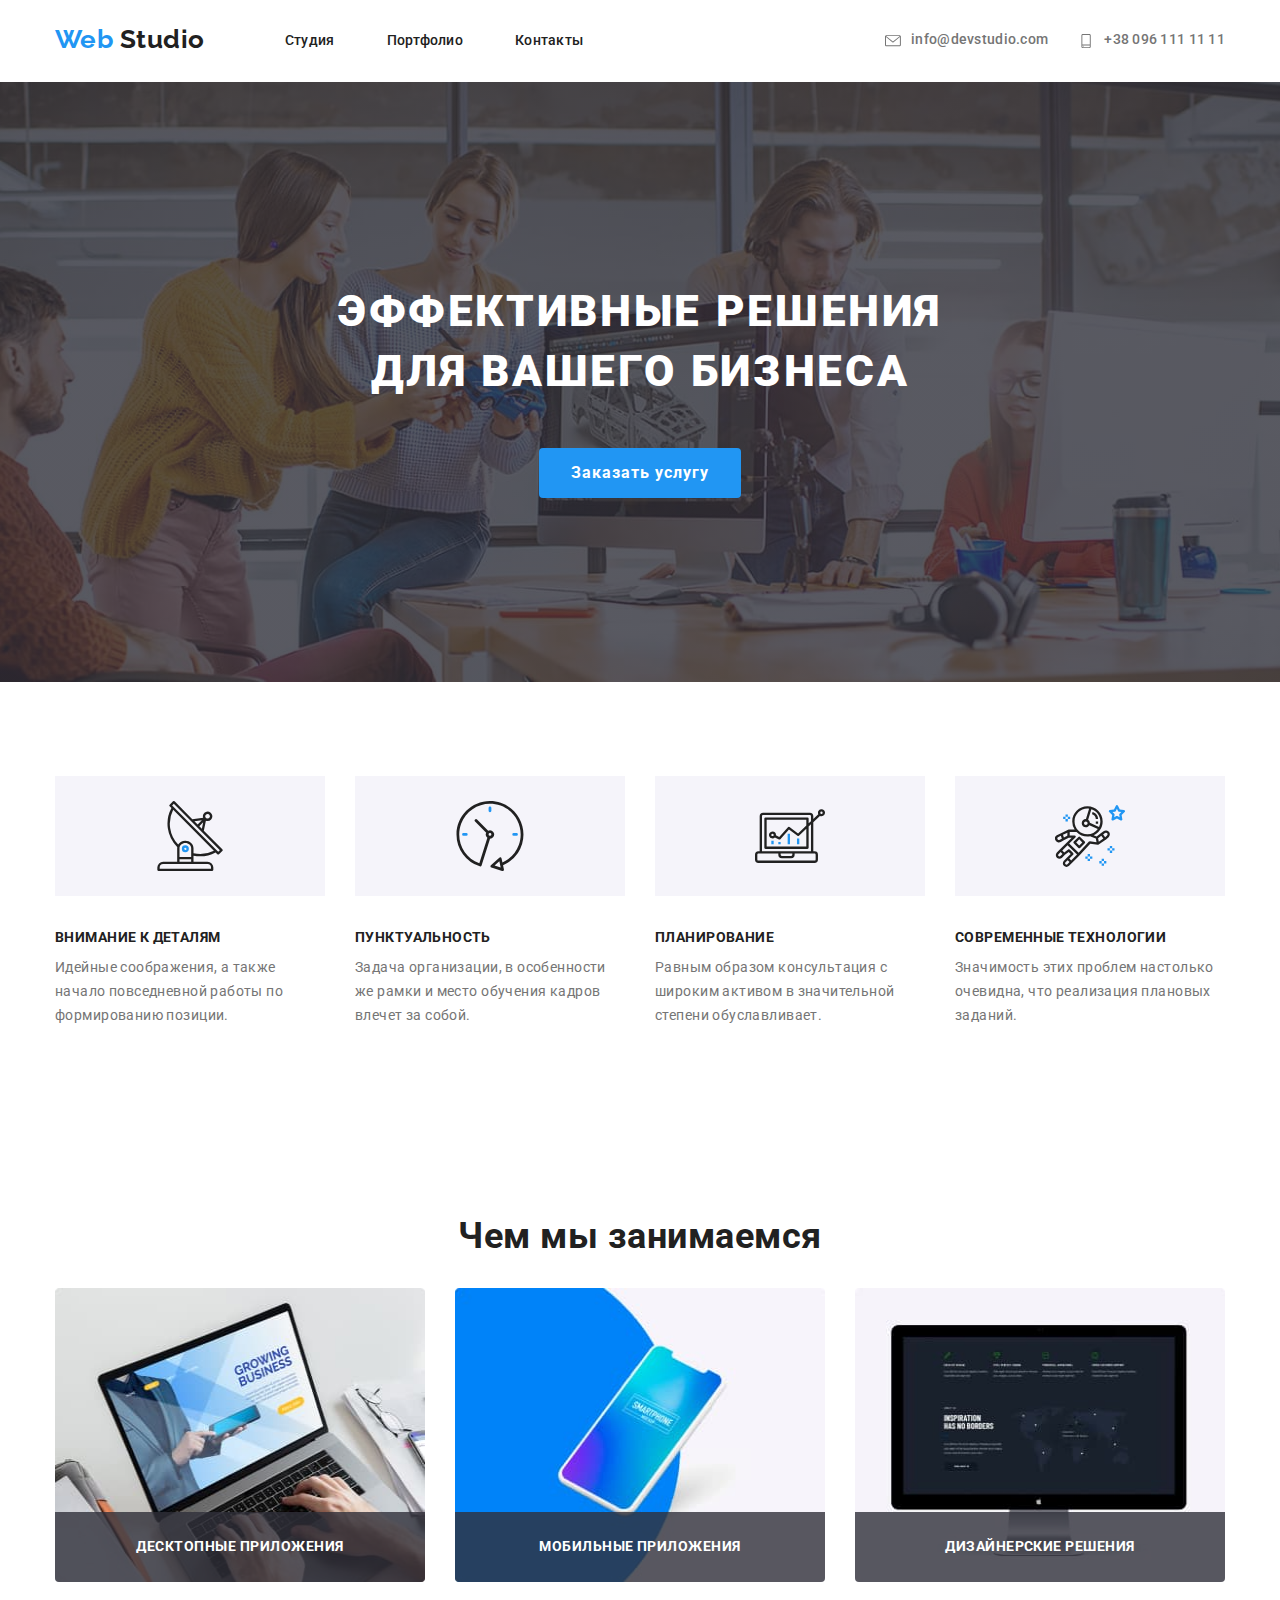
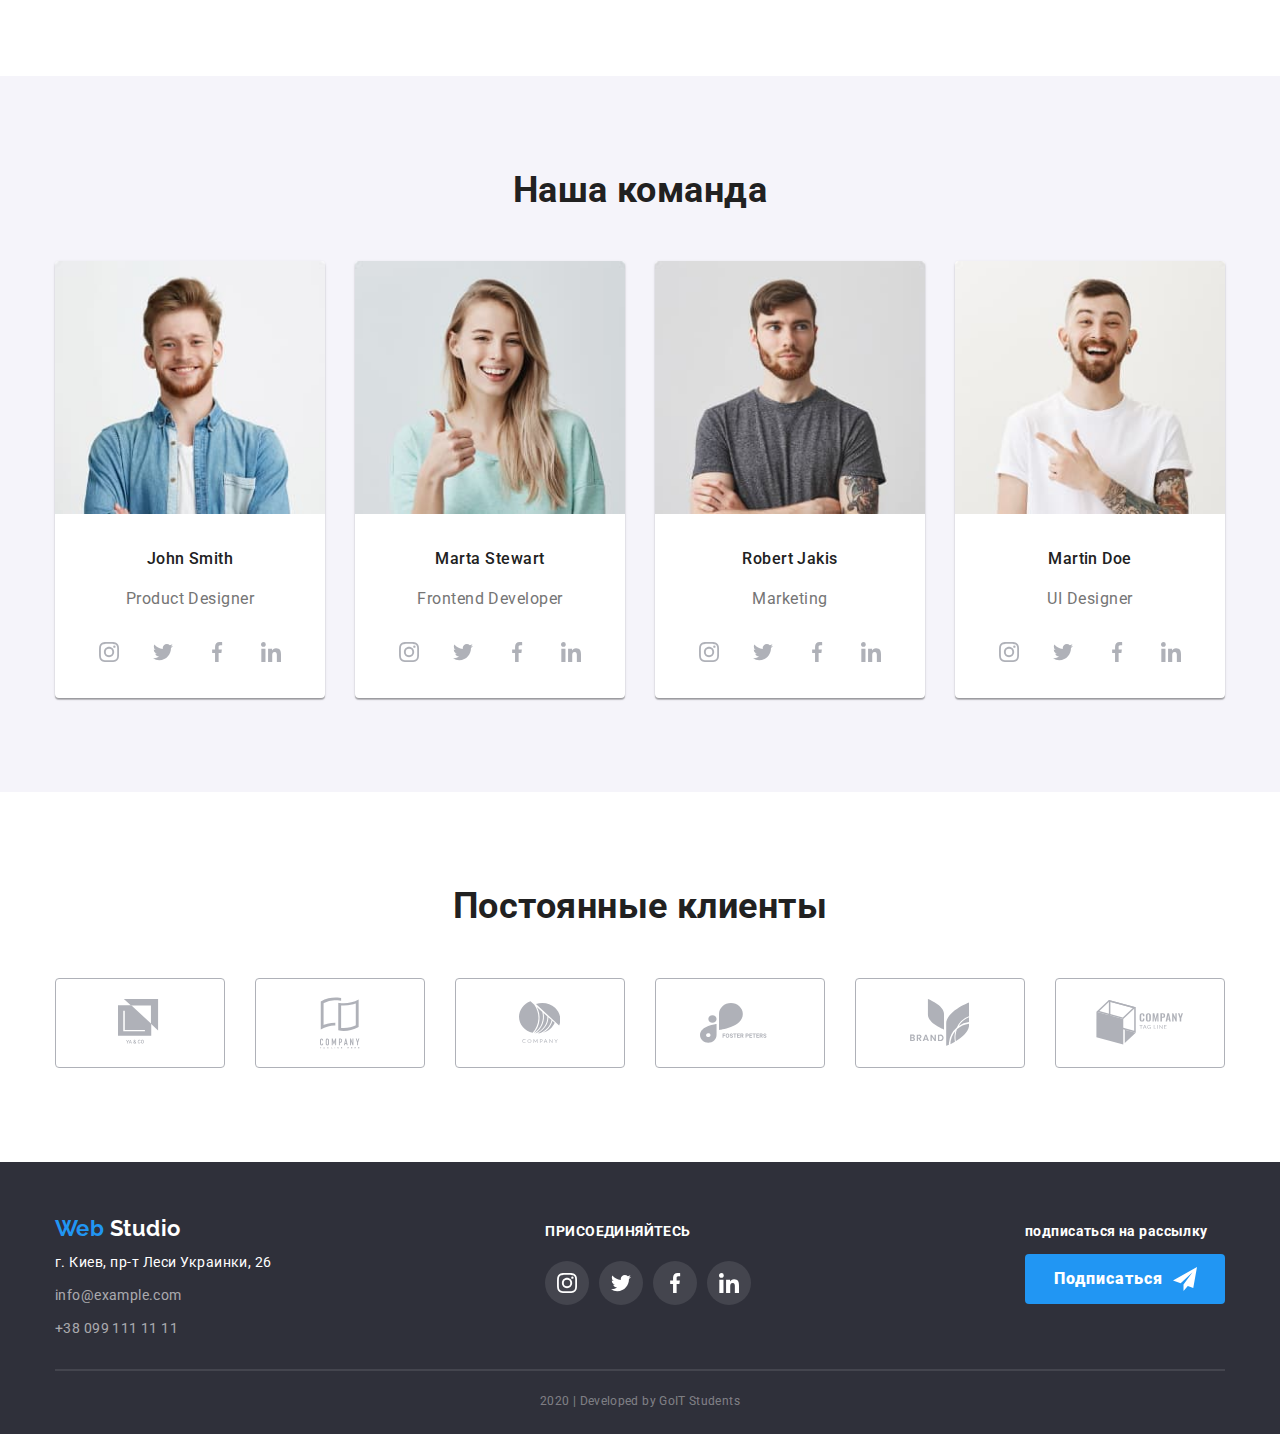
<file: index.html>
<!DOCTYPE html>
<html lang="ru">
  <head>
    <meta charset="UTF-8" />
    <meta name="viewport" content="width=device-width, initial-scale=1.0" />
    <title>Web Studio - Portfolio</title>
    <link
      href="https://fonts.googleapis.com/css2?family=Raleway:wght@700&family=Roboto:wght@400;500;700&display=swap"
      rel="stylesheet"
    />
    <link
      rel="stylesheet"
      href="https://cdnjs.cloudflare.com/ajax/libs/modern-normalize/0.6.0/modern-normalize.min.css"
    />
    <link rel="stylesheet" href="./css/style.css" />
  </head>

  <body>
    <!--шапка сайта-->

    <header class="page-header">
      <div class="container">
        <nav class="main-nav">
          <a href="" class="site-logo"><span>Web</span> Studio</a>

          <ul class="nav-list list">
            <li class="item">
              <a class="link current" href="./index.html">Студия</a>
            </li>
            <li class="item">
              <a class="link" href="./portfolio.html">Портфолио</a>
            </li>
            <li class="item"><a class="link" href="">Контакты</a></li>
          </ul>
        </nav>

        <ul class="contact-list list">
          <li class="item">
            <a href="mailto:info@devstudio.com" class="contact"
              ><svg class="icon-contact" width="16" height="16">
                <use href="./image/symbol-defs.svg#icon-mail"></use></svg
              >info@devstudio.com
            </a>
          </li>

          <li class="item">
            <a href="tell:+380961111111" class="contact"
              ><svg class="icon-contact" width="16" height="16">
                <use href="./image/symbol-defs.svg#icon-phone"></use></svg
              >+38 096 111 11 11</a
            >
          </li>
        </ul>
      </div>
    </header>

    <!--главный контент страницы-->
    <main>
      <!--основное банер сайта-->
      <section class="hero section">
        <div class="container">
          <h1 class="title">
            эффективные решения <br />
            для вашего бизнеса
          </h1>
          <a href="#" class="button">Заказать услугу</a>
        </div>
      </section>

      <!--наши преимущества-->

      <section class="page-advantages section">
        <div class="container">
          <!--данная разметка добавлена для логики <h2 class="shadow">наши преимущества</h2>-->
          <h2 class="shadow">наши преимущества</h2>
          <ul class="advantage-list list">
            <li class="item">
              <svg class="icon-advantage">
                <use href="./image/symbol-defs.svg#icon-antenna"></use>
                <title>изображение спутниковой антены</title>
                <description>
                  данное изображение символезирует внимание нашей команды к
                  детелям
                </description>
              </svg>
              <h3 class="adv-title">внимание к деталям</h3>
              <p class="description">
                Идейные соображения, а также начало повседневной работы по
                формированию позиции.
              </p>
            </li>
            <li class="item">
              <svg class="icon-advantage">
                <use href="./image/symbol-defs.svg#icon-clock"></use>
                <title>изображение настольных часов</title>
                <description>
                  символизирует внимание нашей команды к соблюдению сроков и
                  пунктуальности при работе с клиентами
                </description>
              </svg>
              <h3 class="adv-title">пунктуальность</h3>
              <p class="description">
                Задача организации, в особенности же рамки и место обучения
                кадров влечет за собой.
              </p>
            </li>
            <li class="item">
              <svg class="icon-advantage">
                <use href="./image/symbol-defs.svg#icon-diagram"></use>
                <title>изображение линейного графика</title>
                <description>
                  символезирует методологические=й подход к выполнению
                  поставленой задачи
                </description>
              </svg>
              <h3 class="adv-title">планирование</h3>
              <p class="description">
                Равным образом консультация с широким активом в значительной
                степени обуславливает.
              </p>
            </li>
            <li class="item">
              <svg class="icon-advantage">
                <use href="./image/symbol-defs.svg#icon-astronaut"></use>
                <title>изображение астронавта</title>
                <description>
                  символизирует использование инновационных технологи с учетом
                  современных требований рынка при выполнении поставленой задачи
                </description>
              </svg>
              <h3 class="adv-title">современные технологии</h3>
              <p class="description">
                Значимость этих проблем настолько очевидна, что реализация
                плановых заданий.
              </p>
            </li>
          </ul>
        </div>
      </section>

      <!--навыки-->

      <section class="page-scils section">
        <div class="container">
          <h2 class="title">Чем мы занимаемся</h2>
          <ul class="scils-list list">
            <li class="item">
              <img
                class="photo"
                src="./image/laptop.jpg"
                alt="изображение ноутбука"
                width="370"
              />
              <h3 class="description">ДЕСКТОПНЫЕ ПРИЛОЖЕНИЯ</h3>
            </li>
            <li class="item">
              <img
                class="photo"
                src="./image/phone.jpg"
                alt="изображение смартфона"
                width="370"
              />
              <h3 class="description">МОБИЛЬНЫЕ ПРИЛОЖЕНИЯ</h3>
            </li>
            <li class="item">
              <img
                class="photo"
                src="./image/monitor.jpg"
                alt="изображение монитора"
                width="370"
              />
              <h3 class="description">ДИЗАЙНЕРСКИЕ РЕШЕНИЯ</h3>
            </li>
          </ul>
        </div>
      </section>

      <!--наша команда-->
      <section class="page-team section">
        <div class="container">
          <h2 class="title">Наша команда</h2>
          <ul class="team-list list">
            <!--Джон Смит-->
            <li class="item">
              <img
                class="photo"
                src="./image/john-smith.jpg"
                alt="фото джона смитта"
                width="270"
              />
              <h3 class="name">John Smith</h3>
              <p class="tech-scill">Product Designer</p>
              <ul class="soc-link list">
                <li class="item">
                  <a
                    href="https://www.instagram.com"
                    class="link link-instagram"
                    aria-label="Ссылка на Instagram"
                    ><svg class="icon-link" width="20" height="20">
                      <use
                        href="./image/symbol-defs.svg#icon-instagram"
                      ></use></svg
                  ></a>
                </li>
                <li class="item">
                  <a
                    href="https://www.twitter.com"
                    class="link link-twitter"
                    aria-label="Ссылка на Twitter"
                    ><svg class="icon-link" width="20" height="20">
                      <use
                        href="./image/symbol-defs.svg#icon-twitter"
                      ></use></svg
                  ></a>
                </li>
                <li class="item">
                  <a
                    href="https://www.facebook.com"
                    class="link link-facebook"
                    aria-label="Ссылка на Facebook"
                    ><svg class="icon-link" width="20" height="20">
                      <use
                        href="./image/symbol-defs.svg#icon-facebook"
                      ></use></svg
                  ></a>
                </li>
                <li class="item">
                  <a
                    href="https://www.linkedin.com"
                    class="link link-linkedin"
                    aria-label="Ссылка на LinkedIn"
                    ><svg class="icon-link" width="20" height="20">
                      <use
                        href="./image/symbol-defs.svg#icon-linkedin"
                      ></use></svg
                  ></a>
                </li>
              </ul>
            </li>
            <!--Марта стюарт-->
            <li class="item">
              <img
                class="photo"
                src="./image/marta-srewart.jpg"
                alt="фото Марты Стюарт"
                width="270"
              />
              <h3 class="name">Marta Stewart</h3>
              <p class="tech-scill">Frontend Developer</p>
              <ul class="soc-link list">
                <li class="item">
                  <a
                    href="https://www.instagram.com"
                    class="link link-instagram"
                    aria-label="Ссылка на Instagram"
                    ><svg class="icon-link" width="20" height="20">
                      <use
                        href="./image/symbol-defs.svg#icon-instagram"
                      ></use></svg
                  ></a>
                </li>
                <li class="item">
                  <a
                    href="https://www.twitter.com"
                    class="link link-twitter"
                    aria-label="Ссылка на Twitter"
                    ><svg class="icon-link" width="20" height="20">
                      <use
                        href="./image/symbol-defs.svg#icon-twitter"
                      ></use></svg
                  ></a>
                </li>
                <li class="item">
                  <a
                    href="https://www.facebook.com"
                    class="link link-facebook"
                    aria-label="Ссылка на Facebook"
                    ><svg class="icon-link" width="20" height="20">
                      <use
                        href="./image/symbol-defs.svg#icon-facebook"
                      ></use></svg
                  ></a>
                </li>
                <li class="item">
                  <a
                    href="https://www.linkedin.com"
                    class="link link-linkedin"
                    aria-label="Ссылка на LinkedIn"
                    ><svg class="icon-link" width="20" height="20">
                      <use
                        href="./image/symbol-defs.svg#icon-linkedin"
                      ></use></svg
                  ></a>
                </li>
              </ul>
            </li>
            <!--Роберт Джекис-->
            <li class="item">
              <img
                class="photo"
                src="./image/robert-jakis.jpg"
                alt="фото Роберта Дакинса"
                width="270"
              />
              <h3 class="name">Robert Jakis</h3>
              <p class="tech-scill">Marketing</p>
              <ul class="soc-link list">
                <li class="item">
                  <a
                    href="https://www.instagram.com"
                    class="link link-instagram"
                    aria-label="Ссылка на Instagram"
                    ><svg class="icon-link" width="20" height="20">
                      <use
                        href="./image/symbol-defs.svg#icon-instagram"
                      ></use></svg
                  ></a>
                </li>
                <li class="item">
                  <a
                    href="https://www.twitter.com"
                    class="link link-twitter"
                    aria-label="Ссылка на Twitter"
                    ><svg class="icon-link" width="20" height="20">
                      <use
                        href="./image/symbol-defs.svg#icon-twitter"
                      ></use></svg
                  ></a>
                </li>
                <li class="item">
                  <a
                    href="https://www.facebook.com"
                    class="link link-facebook"
                    aria-label="Ссылка на Facebook"
                    ><svg class="icon-link" width="20" height="20">
                      <use
                        href="./image/symbol-defs.svg#icon-facebook"
                      ></use></svg
                  ></a>
                </li>
                <li class="item">
                  <a
                    href="https://www.linkedin.com"
                    class="link link-linkedin"
                    aria-label="Ссылка на LinkedIn"
                    ><svg class="icon-link" width="20" height="20">
                      <use
                        href="./image/symbol-defs.svg#icon-linkedin"
                      ></use></svg
                  ></a>
                </li>
              </ul>
            </li>
            <!--Мартин Доу-->
            <li class="item">
              <img
                class="photo"
                src="./image/martin-doe.jpg"
                alt="фото Мартина Доу"
                width="270"
              />
              <h3 class="name">Martin Doe</h3>
              <p class="tech-scill">UI Designer</p>
              <ul class="soc-link list">
                <li class="item">
                  <a
                    href="https://www.instagram.com"
                    class="link link-instagram"
                    aria-label="Ссылка на Instagram"
                    ><svg class="icon-link" width="20" height="20">
                      <use
                        href="./image/symbol-defs.svg#icon-instagram"
                      ></use></svg
                  ></a>
                </li>
                <li class="item">
                  <a
                    href="https://www.twitter.com"
                    class="link link-twitter"
                    aria-label="Ссылка на Twitter"
                    ><svg class="icon-link" width="20" height="20">
                      <use
                        href="./image/symbol-defs.svg#icon-twitter"
                      ></use></svg
                  ></a>
                </li>
                <li class="item">
                  <a
                    href="https://www.facebook.com"
                    class="link link-facebook"
                    aria-label="Ссылка на Facebook"
                    ><svg class="icon-link" width="20" height="20">
                      <use
                        href="./image/symbol-defs.svg#icon-facebook"
                      ></use></svg
                  ></a>
                </li>
                <li class="item">
                  <a
                    href="https://www.linkedin.com"
                    class="link link-linkedin"
                    aria-label="Ссылка на LinkedIn"
                    ><svg class="icon-link" width="20" height="20">
                      <use
                        href="./image/symbol-defs.svg#icon-linkedin"
                      ></use></svg
                  ></a>
                </li>
              </ul>
            </li>
          </ul>
        </div>
      </section>

      <!--постоянные клиенты-->

      <section class="page-clients section">
        <div class="container">
          <h2 class="title">Постоянные клиенты</h2>
          <ul class="clients-list list">
            <li class="item">
              <a href="" class="link-company"
                ><svg class="icon-company" width="44" height="49">
                  <use href="./image/symbol-defs.svg#icon-company-1"></use>
                  <title>логотип компании 1</title>
                  <description>
                    изображение логотипа компании нашего клиента
                  </description>
                </svg></a
              >
            </li>
            <li class="item">
              <a href="" class="link-company"
                ><svg class="icon-company" width="40" height="52">
                  <use href="./image/symbol-defs.svg#icon-company-2"></use>
                  <title>логотип компании 2</title>
                  <description>
                    изображение логотипа компании нашего клиента
                  </description>
                </svg></a
              >
            </li>
            <li class="item">
              <a href="" class="link-company"
                ><svg class="icon-company" width="41" height="43">
                  <use href="./image/symbol-defs.svg#icon-company-3"></use>
                  <title>логотип компании 3</title>
                  <description>
                    изображение логотипа компании нашего клиента
                  </description>
                </svg></a
              >
            </li>
            <li class="item">
              <a href="" class="link-company"
                ><svg class="icon-company" width="80" height="42">
                  <use href="./image/symbol-defs.svg#icon-company-4"></use>
                  <title>логотип компании 4</title>
                  <description>
                    изображение логотипа компании нашего клиента
                  </description>
                </svg></a
              >
            </li>
            <li class="item">
              <a href="" class="link-company"
                ><svg class="icon-company" width="59" height="47">
                  <use href="./image/symbol-defs.svg#icon-company-5"></use>
                  <title>логотип компании 5</title>
                  <description>
                    изображение логотипа компании нашего клиента
                  </description>
                </svg></a
              >
            </li>
            <li class="item">
              <a href="" class="link-company"
                ><svg class="icon-company" width="88" height="45">
                  <use href="./image/symbol-defs.svg#icon-company-6"></use>
                  <title>логотип компании 6</title>
                  <description>
                    изображение логотипа компании нашего клиента
                  </description>
                </svg></a
              >
            </li>
          </ul>
        </div>
      </section>
    </main>

    <!--подвал сайта-->

    <footer class="footer-page">
      <div class="container">
        <div class="container-adress">
          <!--левая сторона-->
          <div class="address">
            <a href="" class="site-logo"><span>Web</span> Studio</a>
            <address>
              <ul class="address-list list">
                <li class="item">
                  <a href="#" class="city-adr"
                    >г. Киев, пр-т Леси Украинки, 26</a
                  >
                </li>
                <li class="item">
                  <a href="mailto:info@example.com" class="contact"
                    >info@example.com</a
                  >
                </li>
                <li class="item">
                  <a href="tell:+380991111111" class="contact"
                    >+38 099 111 11 11</a
                  >
                </li>
              </ul>
            </address>
          </div>
          <!--середина-->
          <div class="social-link">
            <b class="join-in">присоединяйтесь</b>
            <ul class="soc-link list">
              <li class="item">
                <a
                  href="https://www.instagram.com"
                  class="link link-instagram"
                  aria-label="Ссылка на Instagram"
                  ><svg class="icon-link" width="20" height="20">
                    <use
                      href="./image/symbol-defs.svg#icon-instagram"
                    ></use></svg
                ></a>
              </li>
              <li class="item">
                <a
                  href="https://www.twitter.com"
                  class="link link-twitter"
                  aria-label="Ссылка на Twitter"
                  ><svg class="icon-link" width="20" height="20">
                    <use href="./image/symbol-defs.svg#icon-twitter"></use></svg
                ></a>
              </li>
              <li class="item">
                <a
                  href="https://www.facebook.com"
                  class="link link-facebook"
                  aria-label="Ссылка на Facebook"
                  ><svg class="icon-link" width="20" height="20">
                    <use
                      href="./image/symbol-defs.svg#icon-facebook"
                    ></use></svg
                ></a>
              </li>
              <li class="item">
                <a
                  href="https://www.linkedin.com"
                  class="link link-linkedin"
                  aria-label="Ссылка на LinkedIn"
                  ><svg class="icon-link" width="20" height="20">
                    <use
                      href="./image/symbol-defs.svg#icon-linkedin"
                    ></use></svg
                ></a>
              </li>
            </ul>
          </div>
          <!--правая сторона-->

          <div class="subscription">
            <p class="join-in">подписаться на рассылку</p>
            <a href="#" class="button"
              >Подписаться<svg class="icon-send" width="24" height="24">
                <use href="./image/symbol-defs.svg#icon-send"></use></svg
            ></a>
          </div>
        </div>
        <p class="dev-team">2020 | Developed by GoIT Students</p>
      </div>
    </footer>
  </body>
</html>
</file>
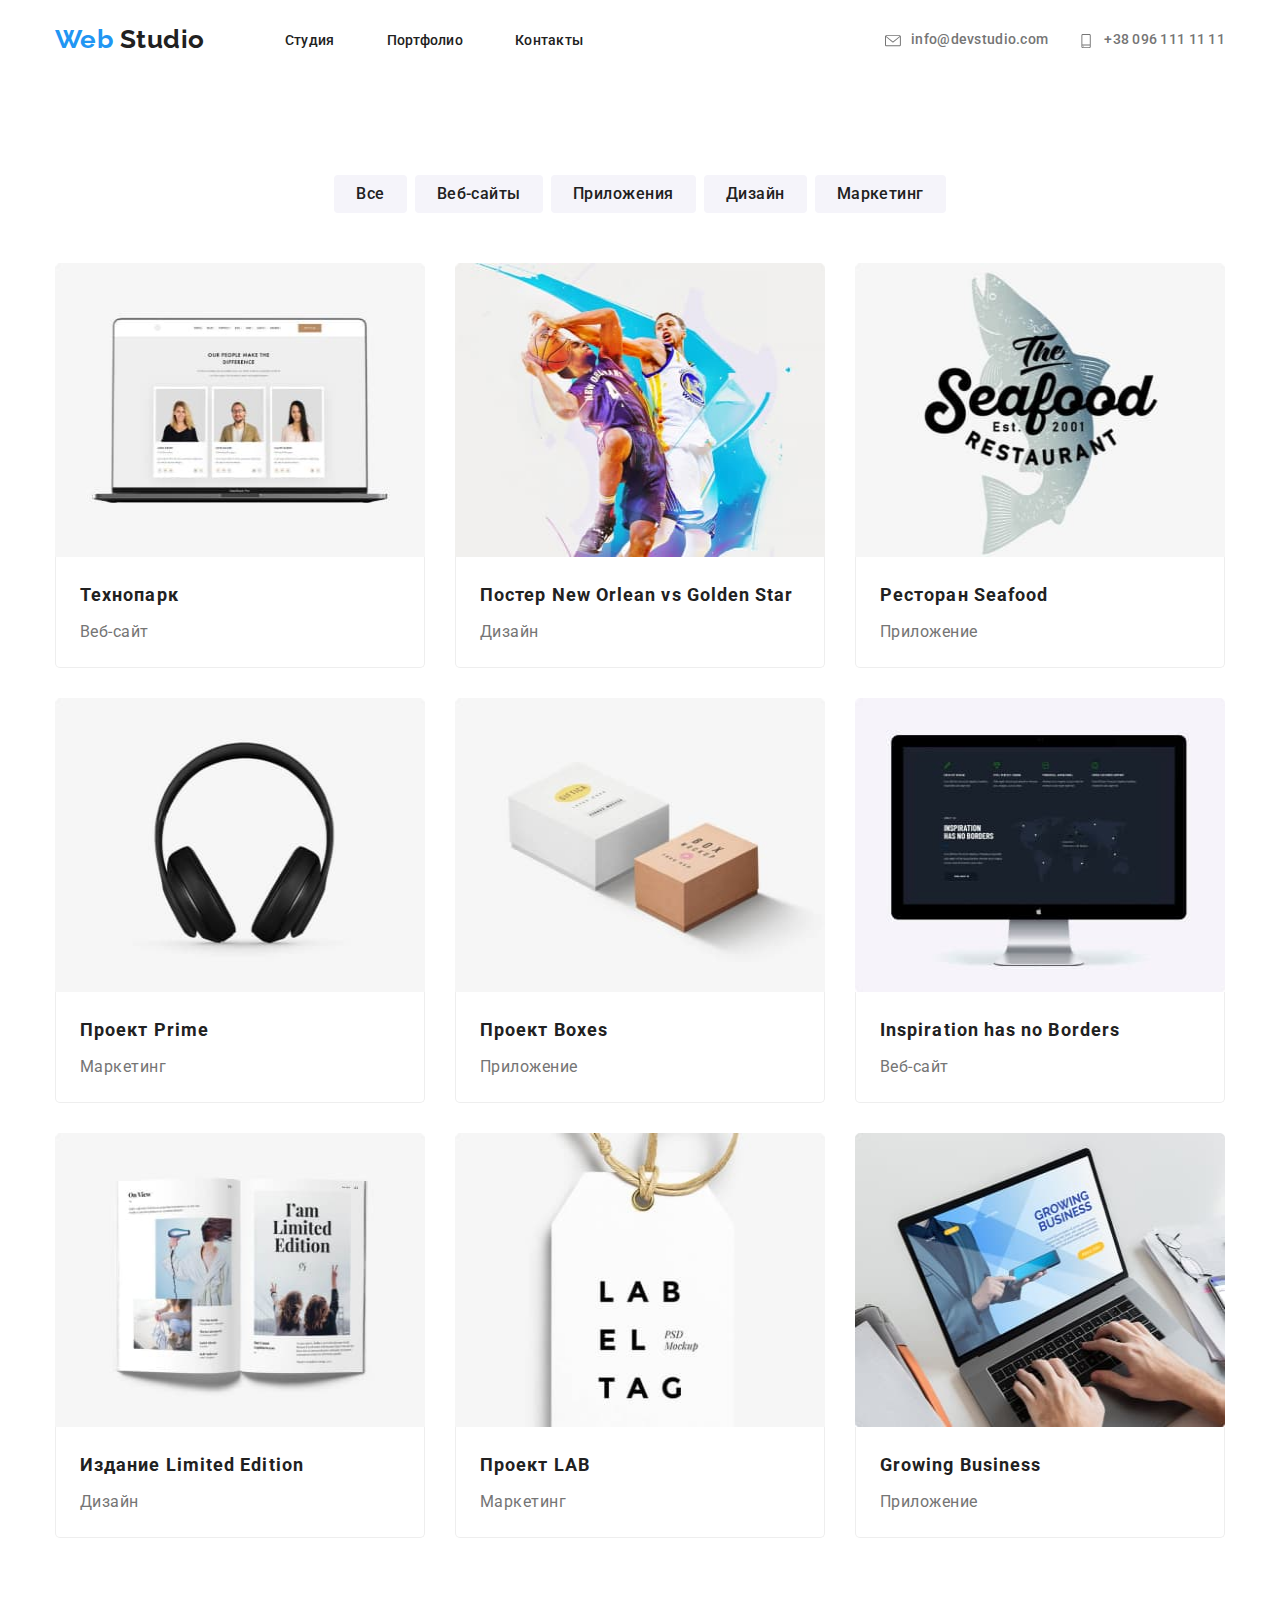
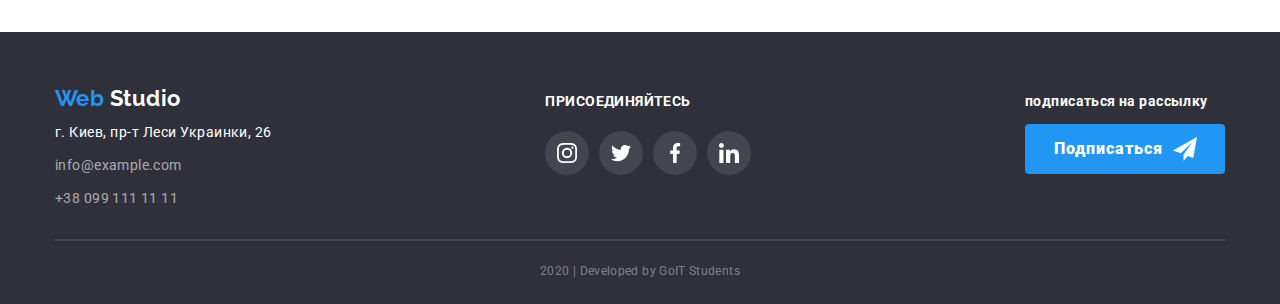
<file: portfolio.html>
<!DOCTYPE html>
<html lang="ru">
  <head>
    <meta charset="UTF-8" />
    <meta name="viewport" content="width=device-width, initial-scale=1.0" />
    <title>Web Studio</title>
    <link
      href="https://fonts.googleapis.com/css2?family=Raleway:wght@700&family=Roboto:wght@400;500;700&display=swap"
      rel="stylesheet"
    />
    <link
      rel="stylesheet"
      href="https://cdnjs.cloudflare.com/ajax/libs/modern-normalize/0.6.0/modern-normalize.min.css"
    />
    <link rel="stylesheet" href="./css/style.css" />
  </head>
  <body>
    <!--шапка сайта-->

    <header class="page-header">
      <div class="container">
        <nav class="main-nav">
          <a href="" class="site-logo"><span>Web</span> Studio</a>

          <ul class="nav-list list">
            <li class="item">
              <a class="link" href="./index.html">Студия</a>
            </li>
            <li class="item">
              <a class="link" href="./portfolio.html">Портфолио</a>
            </li>
            <li class="item">
              <a class="link" href="">Контакты</a>
            </li>
          </ul>
        </nav>

        <ul class="contact-list list">
          <li class="item">
            <a href="mailto:info@devstudio.com" class="contact"
              ><svg class="icon-contact" width="16" height="16">
                <use href="./image/symbol-defs.svg#icon-mail"></use></svg
              >info@devstudio.com
            </a>
          </li>

          <li class="item">
            <a href="tell:+380961111111" class="contact"
              ><svg class="icon-contact" width="16" height="16">
                <use href="./image/symbol-defs.svg#icon-phone"></use></svg
              >+38 096 111 11 11</a
            >
          </li>
        </ul>
      </div>
    </header>

    <!--основной контент-->
    <main>
      <!--фильтры-->
      <section class="portfolio container">
        <div class="filter-list">
          <ul class="list">
            <li class="item">
              <button class="filter-button link">Все</button>
            </li>
            <li class="item">
              <button class="filter-button link">Веб-сайты</button>
            </li>
            <li class="item">
              <button class="filter-button link">Приложения</button>
            </li>
            <li class="item">
              <button class="filter-button link">Дизайн</button>
            </li>
            <li class="item">
              <button class="filter-button link">Маркетинг</button>
            </li>
          </ul>
        </div>

        <!--портфолио-->

        <div class="page-portfolio">
          <h1 class="shadow">примеры работ</h1>
          <ul class="list">
            <li class="item">
              <a href="" class="link"
                ><img
                  class="exemple"
                  src="./image/portfolio.jpg"
                  alt="изображение людей на экране ноутбука"
                  width="370"
                />
                <div class="exemple-description">
                  <h2 class="title">Технопарк</h2>
                  <p class="filter">Веб-сайт</p>
                </div>

                <p class="text">
                  Технокряк это современная площадка распространения
                  коронавируса. Компании используют эту платформу для цифрового
                  шпионажа и атак на защищённые сервера конкурентов.
                </p>
              </a>
            </li>

            <li class="item">
              <a href="" class="link"
                ><img
                  class="exemple"
                  src="./image/poster.jpg"
                  alt="изображение двух баскетболистов"
                  width="370"
                />
                <div class="exemple-description">
                  <h2 class="title">Постер New Orlean vs Golden Star</h2>
                  <p class="filter">Дизайн</p>
                </div>

                <p class="text">
                  Технокряк это современная площадка распространения
                  коронавируса. Компании используют эту платформу для цифрового
                  шпионажа и атак на защищённые сервера конкурентов.
                </p>
              </a>
            </li>

            <li class="item">
              <a href="" class="link"
                ><img
                  class="exemple"
                  src="./image/sea-food.jpg"
                  alt="изображение эмблемы рыбного ресторана"
                  width="370"
                />
                <div class="exemple-description">
                  <h2 class="title">Ресторан Seafood</h2>
                  <p class="filter">Приложение</p>
                </div>

                <p class="text">
                  Технокряк это современная площадка распространения
                  коронавируса. Компании используют эту платформу для цифрового
                  шпионажа и атак на защищённые сервера конкурентов.
                </p>
              </a>
            </li>

            <li class="item">
              <a href="" class="link"
                ><img
                  class="exemple"
                  src="./image/headphones.jpg"
                  alt="изображение полноразмерных наушников"
                  width="370"
                />
                <div class="exemple-description">
                  <h2 class="title">Проект Prime</h2>
                  <p class="filter">Маркетинг</p>
                </div>

                <p class="text">
                  Технокряк это современная площадка распространения
                  коронавируса. Компании используют эту платформу для цифрового
                  шпионажа и атак на защищённые сервера конкурентов.
                </p>
              </a>
            </li>

            <li class="item">
              <a href="" class="portfolio-img link"
                ><img
                  class="exemple"
                  src="./image/boxes.jpg"
                  alt="изображение двух коробок разного размера"
                  width="370"
                />
                <div class="exemple-description">
                  <h2 class="title">Проект Boxes</h2>
                  <p class="filter">Приложение</p>
                </div>

                <p class="text">
                  Технокряк это современная площадка распространения
                  коронавируса. Компании используют эту платформу для цифрового
                  шпионажа и атак на защищённые сервера конкурентов.
                </p>
              </a>
            </li>

            <li class="item">
              <a href="" class="link"
                ><img
                  class="exemple"
                  src="./image/monitor.jpg"
                  alt="изображение монитора"
                  width="370"
                />
                <div class="exemple-description">
                  <h2 class="title">Inspiration has no Borders</h2>
                  <p class="filter">Веб-сайт</p>
                </div>

                <p class="text">
                  Технокряк это современная площадка распространения
                  коронавируса. Компании используют эту платформу для цифрового
                  шпионажа и атак на защищённые сервера конкурентов.
                </p>
              </a>
            </li>

            <li class="item">
              <a href="" class="link"
                ><img
                  class="exemple"
                  src="./image/book.jpg"
                  alt="изображение развернутой книги"
                  width="370"
                />
                <div class="exemple-description">
                  <h2 class="title">Издание Limited Edition</h2>
                  <p class="filter">Дизайн</p>
                </div>

                <p class="text">
                  Технокряк это современная площадка распространения
                  коронавируса. Компании используют эту платформу для цифрового
                  шпионажа и атак на защищённые сервера конкурентов.
                </p>
              </a>
            </li>

            <li class="item">
              <a href="" class="link"
                ><img
                  class="exemple"
                  src="./image/sticker.jpg"
                  alt="изображение бирки с логотипом"
                  width="370"
                />
                <div class="exemple-description">
                  <h2 class="title">Проект LAB</h2>
                  <p class="filter">Маркетинг</p>
                </div>

                <p class="text">
                  Технокряк это современная площадка распространения
                  коронавируса. Компании используют эту платформу для цифрового
                  шпионажа и атак на защищённые сервера конкурентов.
                </p>
              </a>
            </li>

            <li class="item">
              <a href="" class="link"
                ><img
                  class="exemple"
                  src="./image/laptop.jpg"
                  alt="изображение открытого ноутбука"
                  width="370"
                />
                <div class="exemple-description">
                  <h2 class="title">Growing Business</h2>
                  <p class="filter">Приложение</p>
                </div>

                <p class="text">
                  Технокряк это современная площадка распространения
                  коронавируса. Компании используют эту платформу для цифрового
                  шпионажа и атак на защищённые сервера конкурентов.
                </p>
              </a>
            </li>
          </ul>
        </div>
      </section>
    </main>
    <!--подвал сайта-->

    <footer class="footer-page">
      <div class="container">
        <div class="container-adress">
          <!--левая сторона-->
          <div class="address">
            <a href="" class="site-logo"><span>Web</span> Studio</a>
            <address>
              <ul class="address-list list">
                <li class="item">
                  <a href="#" class="city-adr"
                    >г. Киев, пр-т Леси Украинки, 26</a
                  >
                </li>
                <li class="item">
                  <a href="mailto:info@example.com" class="contact"
                    >info@example.com</a
                  >
                </li>
                <li class="item">
                  <a href="tell:+380991111111" class="contact"
                    >+38 099 111 11 11</a
                  >
                </li>
              </ul>
            </address>
          </div>
          <!--середина-->
          <div class="social-link">
            <b class="join-in">присоединяйтесь</b>
            <ul class="soc-link list">
              <li class="item">
                <a
                  href="https://www.instagram.com"
                  class="link link-instagram"
                  aria-label="Ссылка на Instagram"
                  ><svg class="icon-link" width="20" height="20">
                    <use
                      href="./image/symbol-defs.svg#icon-instagram"
                    ></use></svg
                ></a>
              </li>
              <li class="item">
                <a
                  href="https://www.twitter.com"
                  class="link link-twitter"
                  aria-label="Ссылка на Twitter"
                  ><svg class="icon-link" width="20" height="20">
                    <use href="./image/symbol-defs.svg#icon-twitter"></use></svg
                ></a>
              </li>
              <li class="item">
                <a
                  href="https://www.facebook.com"
                  class="link link-facebook"
                  aria-label="Ссылка на Facebook"
                  ><svg class="icon-link" width="20" height="20">
                    <use
                      href="./image/symbol-defs.svg#icon-facebook"
                    ></use></svg
                ></a>
              </li>
              <li class="item">
                <a
                  href="https://www.linkedin.com"
                  class="link link-linkedin"
                  aria-label="Ссылка на LinkedIn"
                  ><svg class="icon-link" width="20" height="20">
                    <use
                      href="./image/symbol-defs.svg#icon-linkedin"
                    ></use></svg
                ></a>
              </li>
            </ul>
          </div>
          <!--правая сторона-->

          <div class="subscription">
            <p class="join-in">подписаться на рассылку</p>
            <a href="#" class="button"
              >Подписаться<svg class="icon-send" width="24" height="24">
                <use href="./image/symbol-defs.svg#icon-send"></use></svg
            ></a>
          </div>
        </div>
        <p class="dev-team">2020 | Developed by GoIT Students</p>
      </div>
    </footer>
  </body>
</html>
</file>
<file: css/style.css>
:root {
  --primary-icon-color: #afb1b8;
  --primary-color: #212121;
  --secondary-color: #757575;
  --white-color: #ffffff;
  --accent-color: #2196f3;
  --background-color-dark-grey: rgba(47, 48, 58, 0.8);
}

/*основной цвет текста #212121*/
/*вторичный цвет текста #757575*/
/*белый цвет текса #FFFFFF*/
/*акцент #2196F3*/
/*цвет фона #2196F3*/
/*основной цвет иконок #AFB1B8*/

/*оформление главной страницы*/

body {
  background-color: #ffffff;
  color: var(--primary-color);
  letter-spacing: 0.03em;
  font-family: Roboto, sans-serif;
}

/* -----УТИЛИТЫ------ */

.container {
  width: 1200px;
  padding-left: 15px;
  padding-right: 15px;
  margin-left: auto;
  margin-right: auto;

  /* outline: 2px solid skyblue; */
}

/* убирает стилизацию списков */
.list {
  list-style: none;
  margin: 0px;
  padding: 0px;
}

/* основное оформление ссылок */
.link {
  text-decoration: none;
}

.soc-link {
  display: flex;
}

/* оформляет заголовки секций */
.title {
  text-align: center;
  font-weight: 700;
  font-size: 36px;
  line-height: 1.16;

  margin-top: 0px;
  padding: 0px;
}

.section {
  padding-top: 94px;
  padding-bottom: 94px;
}

/* основные стили кнопки */
.button {
  background-color: var(--accent-color);
  color: var(--white-color);

  display: inline-block;
  vertical-align: middle;

  font-size: 16px;
  line-height: 1.87;
  text-decoration: none;
  border-radius: 4px;
  min-width: 200px;
  min-height: 50px;
  letter-spacing: 0.06em;
}

img {
  display: block;
  max-width: 100%;
  height: auto;
}

/* оформляет хедер */

.page-header > .container,
.page-header .main-nav,
.page-header .nav-list,
.page-header .contact-list {
  display: flex;
  margin-bottom: 0px;
}

/* оформляет логотип */
.site-logo {
  font-family: Raleway, sans-serif;
  font-weight: 700;
  font-size: 26px;
  line-height: 1.19;
  text-decoration: none;
  color: var(--primary-color);

  margin-right: 80px;
  padding-top: 24px;
  padding-bottom: 25px;
}
.site-logo span {
  color: var(--accent-color);
}

/* оформляет навигацию */
.page-header .link {
  position: relative;
  display: inline-block;
  padding-top: 33px;
  padding-bottom: 33px;

  color: var(--primary-color);

  letter-spacing: 0.02em;
  font-weight: 500;
  font-size: 14px;
  line-height: 1.14;
}

.page-header .link::after {
  content: "";
  position: absolute;
  opacity: 0;
  display: block;
  bottom: 0;
  cursor: pointer;
  width: 100%;
  height: 4px;
  background-color: var(--accent-color);
  background-size: auto;
  border-radius: 2px;
}

.page-header .link:hover::after {
  opacity: 1;
}
/* .page-header .link:active::after {
  opacity: 1;
} */

.main-nav .item:not(:last-child) {
  margin-right: 52px;
}

/* оформляет контакты */
.page-header .contact-list {
  margin-left: auto;
}

.contact-list .item + .item {
  margin-left: 30px;
}

.page-header .contact {
  color: var(--secondary-color);
  display: flex;
  align-items: center;
  padding-top: 32px;
  padding-bottom: 32px;

  letter-spacing: 0.02em;
  text-decoration: none;
  font-weight: 500;
  font-size: 14px;
  line-height: 1.14px;
}
.icon-contact {
  fill: currentColor;
  margin-right: 10px;
  padding-top: 2px;
}

.page-header .contact:hover,
.page-header .contact:focus {
  color: var(--accent-color);
  transition: 500ms;
}

/* оформлет основной банер (фон добавлен чтоб было видно слова белого цвета) */

.hero {
  max-width: 1600px;
  height: 600px;
  margin-left: auto;
  margin-right: auto;
  background-color: var(--secondary-color);

  background-image: linear-gradient(
      to right,
      rgba(47, 48, 58, 0.8),
      rgba(47, 48, 58, 0.8)
    ),
    url(../image/baner.jpg);
  background-repeat: no-repeat;
  background-position: center;
  background-size: cover;
  text-align: center;
  padding-top: 200px;
  padding-bottom: 0px;
}

.hero .title {
  display: block;
  color: var(--white-color);

  margin-bottom: 46px;
  font-weight: 900;
  font-size: 44px;
  line-height: 1.36;
  letter-spacing: 0.06em;
  text-transform: uppercase;
}

.hero .button {
  padding: 10px 32px;
  font-weight: 700;
  font-style: normal;
}

/* оформляет секцию преимуществ (оформляет логический заголовок, пока не знаю как его скрыть) */
.page-advantages .shadow {
  position: absolute;
  width: 1px;
  height: 1px;
  margin: -1px;
  border: 0;
  padding: 0;
  clip: rect(0 0 0 0);
  overflow: hidden;
}

.page-advantages .list {
  display: flex;
}
.page-advantages .item {
  width: calc((100% - 3 * 30px) / 4);
  margin-right: 30px;
}

.page-advantages .item:nth-child(4n) {
  margin-right: 0;
}

.icon-advantage {
  padding: 25px 100px 25px 100px;
  width: 270px;
  height: 120px;
  margin-bottom: 30px;
  background-color: #f5f4fa;
}

.page-advantages .adv-title {
  font-weight: 700;
  font-size: 14px;
  line-height: 1.14;
  letter-spacing: 0.03em;
  text-transform: uppercase;
  margin-top: 0;
  margin-bottom: 10px;
}
.page-advantages .description {
  color: var(--secondary-color);
  font-weight: 400;
  font-size: 14px;
  line-height: 1.71;
  margin-top: 0;
  margin-bottom: 0;
  letter-spacing: 0.03em;
}

/* оформляет секцию навыков */

.page-scils .list {
  display: flex;
}

.page-scils .item {
  position: relative;
  width: calc((100% - 2 * 30px) / 3);
}
.page-scils .item:not(:last-child) {
  margin-right: 30px;
}

.page-scils .photo {
  height: 294px;
  border-radius: 4px;
}

.page-scils > .title {
  margin-bottom: 50px;
}

.page-scils .description {
  position: absolute;
  bottom: 0;
  width: 100%;
  background: rgba(47, 48, 58, 0.8);
  color: var(--white-color);
  text-align: center;
  border-radius: 0px 0px 4px 4px;

  font-weight: 700;
  font-size: 14px;
  line-height: 1.14;

  padding-top: 27px;
  padding-bottom: 27px;
  margin: 0;
}

/* оформлет секцию команда */
.page-team {
  background-color: #f5f4fa;
}
.page-team .list {
  display: flex;
}
.page-team .photo {
  margin-bottom: 30px;
  border-top-left-radius: inherit;
  border-top-right-radius: inherit;
}

.page-team .title {
  margin-bottom: 50px;
}
.team-list > .item {
  background-color: var(--white-color);
  box-shadow: 0px 2px 1px rgba(0, 0, 0, 0.2), 0px 1px 1px rgba(0, 0, 0, 0.14),
    0px 1px 3px rgba(0, 0, 0, 0.12);

  border-radius: 4px;
  padding-bottom: 24px;

  width: calc((100% - 3 * 30px) / 4);
  margin-right: 30px;
}
.page-team .item:nth-child(4n) {
  margin-right: 0;
}

.page-team .name {
  text-align: center;

  font-weight: 500;
  font-size: 16px;
  line-height: 1.87;
  letter-spacing: 0.03em;
  margin-top: 0;
  margin-bottom: 10px;
}

.page-team .tech-scill {
  color: var(--secondary-color);

  text-align: center;

  font-size: 16px;
  line-height: 1.87;
  letter-spacing: 0.03em;
  font-weight: 400;
  margin-bottom: 16px;
  margin-top: 0px;
}

.soc-link {
  padding-right: 32px;
  padding-left: 32px;
}

.soc-link > .item:not(:last-child) {
  width: calc((100% - 3 * 10px) / 4);
  margin-right: 10px;
}

.page-team .link {
  display: flex;
  width: 44px;
  height: 44px;
  border-radius: 50%;
  justify-content: center;
  align-items: center;
  color: var(--primary-icon-color);
}
.page-team .link:hover {
  background-color: var(--accent-color);
  color: var(--white-color);
}
.icon-link {
  fill: currentColor;
}

/* оформляет клиентов */
.page-clients .list {
  display: flex;
}

.page-clients .item {
  width: calc((100% - 5 * 30px) / 6);
}
.page-clients .item:not(:last-child) {
  margin-right: 30px;
}
.link-company {
  display: flex;
  justify-content: center;
  align-items: center;
  height: 90px;
  border: 1px solid var(--primary-icon-color);
  border-radius: 4px;
  color: var(--primary-icon-color);
}

.page-clients .link-company:hover {
  border-color: solid var(--accent-color);
  color: var(--accent-color);
}

.icon-company {
  fill: currentColor;
}

.page-clients .title {
  margin-bottom: 50px;
}

/* оформляет футер */
.footer-page {
  background-color: #2f303a;
}
.container-adress {
  display: flex;
  justify-content: space-between;
  align-items: baseline;
  padding-top: 48px;
  padding-bottom: 28px;
  border-bottom: 1px solid rgba(255, 255, 255, 0.1);
}

/* оформляет адрес*/
.address .site-logo {
  color: var(--white-color);
  font-size: 22px;
  display: block;
  margin-bottom: 10px;
  margin-right: 0;
  padding-top: 0;
  padding-bottom: 0;
}

.address .city-adr {
  color: var(--white-color);

  display: block;
  font-style: normal;
  font-weight: 400;
  font-size: 14px;
  line-height: 1.71;
  text-decoration: none;
}

.address .contact {
  color: rgba(255, 255, 255, 0.6);

  display: inline-block;

  text-decoration: none;
  font-style: normal;
  font-weight: 400;
  font-size: 14px;
  line-height: 1.71;
  letter-spacing: 0.03em;
}
.address .item:not(:last-child) {
  margin-bottom: 9px;
}

/* оформляет призыв */

.social-link .join-in {
  text-transform: uppercase;
  display: inline-block;
  margin-bottom: 21px;
  font-weight: 700;
  font-size: 14px;
  line-height: 1.14;
  letter-spacing: 0.03em;

  color: var(--white-color);
}
.footer-page .soc-link {
  padding: 0;
}
.footer-page .link {
  display: flex;
  justify-content: center;
  align-items: center;
  width: 44px;
  height: 44px;
  border-radius: 50%;
  background-color: rgba(255, 255, 255, 0.1);
  color: var(--white-color);
}

.footer-page .link:hover,
.footer-page .link:focus {
  background-color: var(--accent-color);
}

/* оформляет подписку */
.subscription .join-in {
  font-weight: 700;
  font-size: 14px;
  line-height: 1.14;
  letter-spacing: 0.03em;

  color: var(--white-color);
}
.subscription .button {
  display: flex;
  justify-content: center;
  align-items: center;
  font-weight: 900;
  padding-top: 10px;
  padding-bottom: 10px;
  padding-left: 29px;
  padding-right: 28px;
}
.icon-send {
  margin-left: 10px;
}

.dev-team {
  padding-top: 18px;
  padding-bottom: 21px;
  border-top: 1px solid rgba(255, 255, 255, 0.1);
  margin-bottom: 0;
  margin-top: 0;
  font-weight: 400;
  font-size: 12px;
  line-height: 2;
  text-align: center;
  letter-spacing: 0.03em;

  color: rgba(255, 255, 255, 0.4);
}

/* оформляет страницу портфолио (оформляет логический заголовок, пока не знаю как его скрыть)*/

.page-portfolio .shadow {
  position: absolute;
  width: 1px;
  height: 1px;
  margin: -1px;
  border: 0;
  padding: 0;
  clip: rect(0 0 0 0);
  overflow: hidden;
}

.portfolio {
  padding-top: 93px;
  padding-bottom: 94px;
}
/* оформляет фильтр */
.filter-list {
  margin-bottom: 50px;
}

.filter-list .list {
  display: flex;
  justify-content: center;
}
.filter-button {
  color: var(--primary-color);
  background-color: #f5f4fa;

  display: inline-block;
  font-weight: 500;
  font-size: 16px;
  line-height: 1.62;
  letter-spacing: 0.03em;

  padding-top: 6px;
  padding-bottom: 6px;
  padding-right: 22px;
  padding-left: 22px;

  border: 0;
  border-radius: 4px;
  cursor: pointer;
}
.filter-list .item + .item {
  margin-left: 8px;
}

.filter-button:hover,
.filter-button:focus {
  box-shadow: 0px 2px 2px rgba(0, 0, 0, 0.12), 0px 1px 2px rgba(0, 0, 0, 0.08),
    0px 3px 1px rgba(0, 0, 0, 0.1);
  border-radius: 4px;
  color: var(--white-color);
  background-color: var(--accent-color);
}

/* оформляет примеры работ */

.page-portfolio .list {
  display: flex;
  flex-wrap: wrap;
}

.page-portfolio .item {
  position: relative;
  width: calc((100% - 2 * 30px) / 3);
  margin-right: 30px;
  margin-bottom: 30px;
}
.page-portfolio .item:nth-child(3n) {
  margin-right: 0;
}
.page-portfolio .item:nth-last-child(-n + 3) {
  margin-bottom: 0;
}

.page-portfolio .item:hover {
  box-shadow: 1px 4px 6px rgba(0, 0, 0, 0.16), 0px 4px 4px rgba(0, 0, 0, 0.06),
    0px 1px 1px rgba(0, 0, 0, 0.12);
}

.page-portfolio .exemple {
  border-top-left-radius: 5px;
  border-top-right-radius: 5px;
  overflow: hidden;
  height: 294px;
}

.exemple-description {
  border: 1px solid #eeeeee;
  border-top: 0;
  border-bottom-right-radius: 5px;
  border-bottom-left-radius: 5px;
  padding: 20px 24px;
}

.page-portfolio .title {
  display: block;
  margin-bottom: 4px;
  margin-top: 0;

  color: var(--primary-color);

  font-weight: 700;
  font-size: 18px;
  line-height: 2;
  letter-spacing: 0.06em;
  text-align: left;
}

.page-portfolio .filter {
  display: block;

  font-weight: 400;
  font-size: 16px;
  line-height: 1.87;

  margin-top: 0;
  margin-bottom: 0;

  color: var(--secondary-color);
}

.text {
  position: absolute;
  top: 0;
  opacity: 0;

  padding: 63px 24px 63px 24px;
  align-items: center;
  width: 100%;
  height: 294px;

  background-color: rgba(33, 149, 243, 0.9);
  border-top-left-radius: 5px;
  border-top-right-radius: 5px;
  border-bottom: 0;
  margin: 0;

  color: var(--white-color);
  font-weight: 400;
  font-size: 18px;
  line-height: 1.56;
  letter-spacing: 0.03em;
}
.page-portfolio .item:hover .text {
  transition: 300ms;
  opacity: 1;
}
</file>
